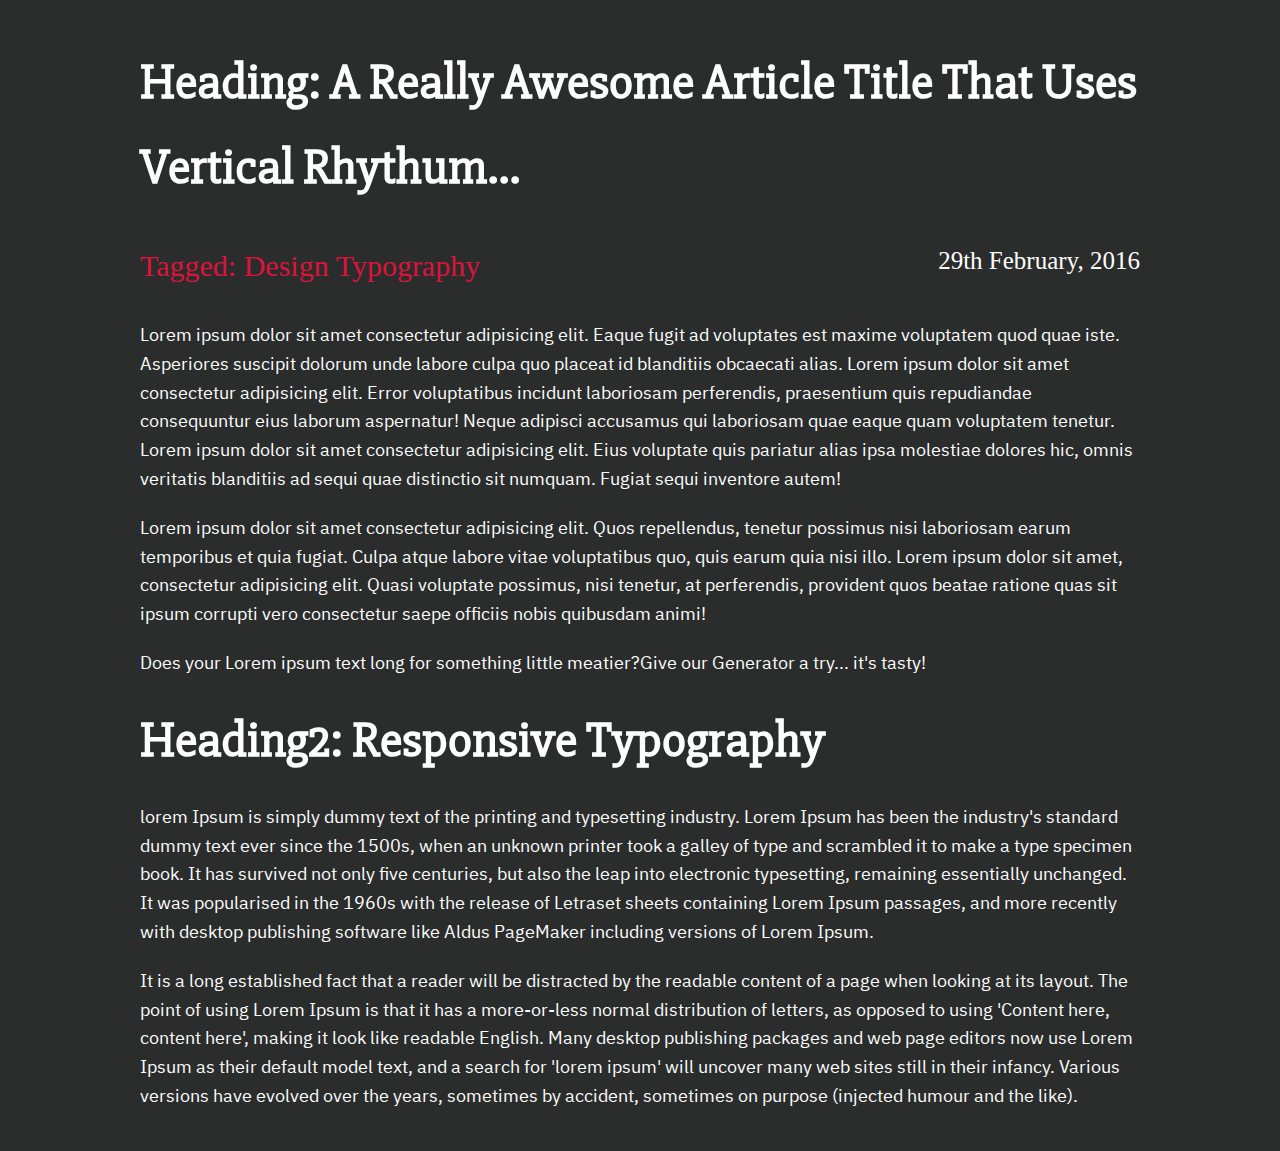
<file: block-BHaabs/index.html>
<!DOCTYPE html>
<html lang="en">
<head>
    <meta charset="UTF-8">
    <meta http-equiv="X-UA-Compatible" content="IE=edge">
    <meta name="viewport" content="width=device-width, initial-scale=1.0">
    <!-- font for heading -->
    <link rel="preconnect" href="https://fonts.googleapis.com">
    <link rel="preconnect" href="https://fonts.gstatic.com" crossorigin>
    <link href="https://fonts.googleapis.com/css2?family=Slabo+27px&display=swap" rel="stylesheet">
    <!-- font for paragraph -->
    <link rel="preconnect" href="https://fonts.googleapis.com">
    <link rel="preconnect" href="https://fonts.gstatic.com" crossorigin>
    <link href="https://fonts.googleapis.com/css2?family=IBM+Plex+Sans+Arabic:wght@200&display=swap" rel="stylesheet">
    <!-- stylesheeet / CSS -->
    <link rel="stylesheet" href="assets/stylesheet/style.css">
    <title>Typography</title>
</head>
<body>
    <main>
        <section>
            <article>
                <h1>Heading: A Really Awesome Article Title That Uses Vertical Rhythum...</h1>
                <div class="space">
                    <span>Tagged: Design Typography</span>
                    <date class="date">29th February, 2016</date>
                </div>
                <p>Lorem ipsum dolor sit amet consectetur adipisicing elit. Eaque fugit ad voluptates est maxime voluptatem quod quae iste. Asperiores suscipit dolorum unde labore culpa quo placeat id blanditiis obcaecati alias. Lorem ipsum dolor sit amet consectetur adipisicing elit. Error voluptatibus incidunt laboriosam perferendis, praesentium quis repudiandae consequuntur eius laborum aspernatur! Neque adipisci accusamus qui laboriosam quae eaque quam voluptatem tenetur. Lorem ipsum dolor sit amet consectetur adipisicing elit. Eius voluptate quis pariatur alias ipsa molestiae dolores hic, omnis veritatis blanditiis ad sequi quae distinctio sit numquam. Fugiat sequi inventore autem!</p>
                <p>Lorem ipsum dolor sit amet consectetur adipisicing elit. Quos repellendus, tenetur possimus nisi laboriosam earum temporibus et quia fugiat. Culpa atque labore vitae voluptatibus quo, quis earum quia nisi illo. Lorem ipsum dolor sit amet, consectetur adipisicing elit. Quasi voluptate possimus, nisi tenetur, at perferendis, provident quos beatae ratione quas sit ipsum corrupti vero consectetur saepe officiis nobis quibusdam animi!</p>
                <p>Does your Lorem ipsum text long for something  little meatier?Give our Generator a try... it's tasty!</p>

            </article>
        </section>
        <section>
            <article>
                <h2>Heading2: Responsive Typography</h2>
              
                <p>lorem Ipsum is simply dummy text of the printing and typesetting industry. Lorem Ipsum has been the industry's standard dummy text ever since the 1500s, when an unknown printer took a galley of type and scrambled it to make a type specimen book. It has survived not only five centuries, but also the leap into electronic typesetting, remaining essentially unchanged. It was popularised in the 1960s with the release of Letraset sheets containing Lorem Ipsum passages, and more recently with desktop publishing software like Aldus PageMaker including versions of Lorem Ipsum.</p>
                <p>It is a long established fact that a reader will be distracted by the readable content of a page when looking at its layout. The point of using Lorem Ipsum is that it has a more-or-less normal distribution of letters, as opposed to using 'Content here, content here', making it look like readable English. Many desktop publishing packages and web page editors now use Lorem Ipsum as their default model text, and a search for 'lorem ipsum' will uncover many web sites still in their infancy. Various versions have evolved over the years, sometimes by accident, sometimes on purpose (injected humour and the like).</p>
            </article>
        </section>
    </main>
    
</body>
</html>
</file>
<file: block-BHaabs/assets/stylesheet/style.css>
/*
html5doctor.com Reset Stylesheet
v1.6.1
Last Updated: 2010-09-17
Author: Richard Clark - http://richclarkdesign.com
Twitter: @rich_clark
*/

html, body, div, span, object, iframe,
h1, h2, h3, h4, h5, h6, p, blockquote, pre,
abbr, address, cite, code,
del, dfn, em, img, ins, kbd, q, samp,
small, strong, sub, sup, var,
b, i,
dl, dt, dd, ol, ul, li,
fieldset, form, label, legend,
table, caption, tbody, tfoot, thead, tr, th, td,
article, aside, canvas, details, figcaption, figure,
footer, header, hgroup, menu, nav, section, summary,
time, mark, audio, video {
    margin:0;
    padding:0;
    border:0;
    outline:0;
    font-size:100%;
    vertical-align:baseline;
    background:transparent;
}

body {
    line-height:1;
}

article,aside,details,figcaption,figure,
footer,header,hgroup,menu,nav,section {
    display:block;
}

nav ul {
    list-style:none;
}

blockquote, q {
    quotes:none;
}

blockquote:before, blockquote:after,
q:before, q:after {
    content:'';
    content:none;
}

a {
    margin:0;
    padding:0;
    font-size:100%;
    vertical-align:baseline;
    background:transparent;
}

/* change colours to suit your needs */
ins {
    background-color:#ff9;
    color:#000;
    text-decoration:none;
}

/* change colours to suit your needs */
mark {
    background-color:#ff9;
    color:#000;
    font-style:italic;
    font-weight:bold;
}

del {
    text-decoration: line-through;
}

abbr[title], dfn[title] {
    border-bottom:1px dotted;
    cursor:help;
}

table {
    border-collapse:collapse;
    border-spacing:0;
}
/* custom styles */
body{
    color: white;
    background-color: #2b2d2d;
    line-height: 1.7;
     max-width: 1000px;
     margin: 40px auto;
     
}

/* main */

h1,
h2{
    font-family: 'Slabo 27px', serif;
    font-size: 50px;
 
}
p{
    font-size: 18px;
    font-family: 'IBM Plex Sans Arabic', sans-serif;
    margin: 20px auto;
    line-height: 1.6;
}
.date{
    
    float: right;
    font-size: 25px;
}
.space{
    margin: 30px auto;

}
span{
    font-size: 30px;
    color: crimson;
}
</file>
